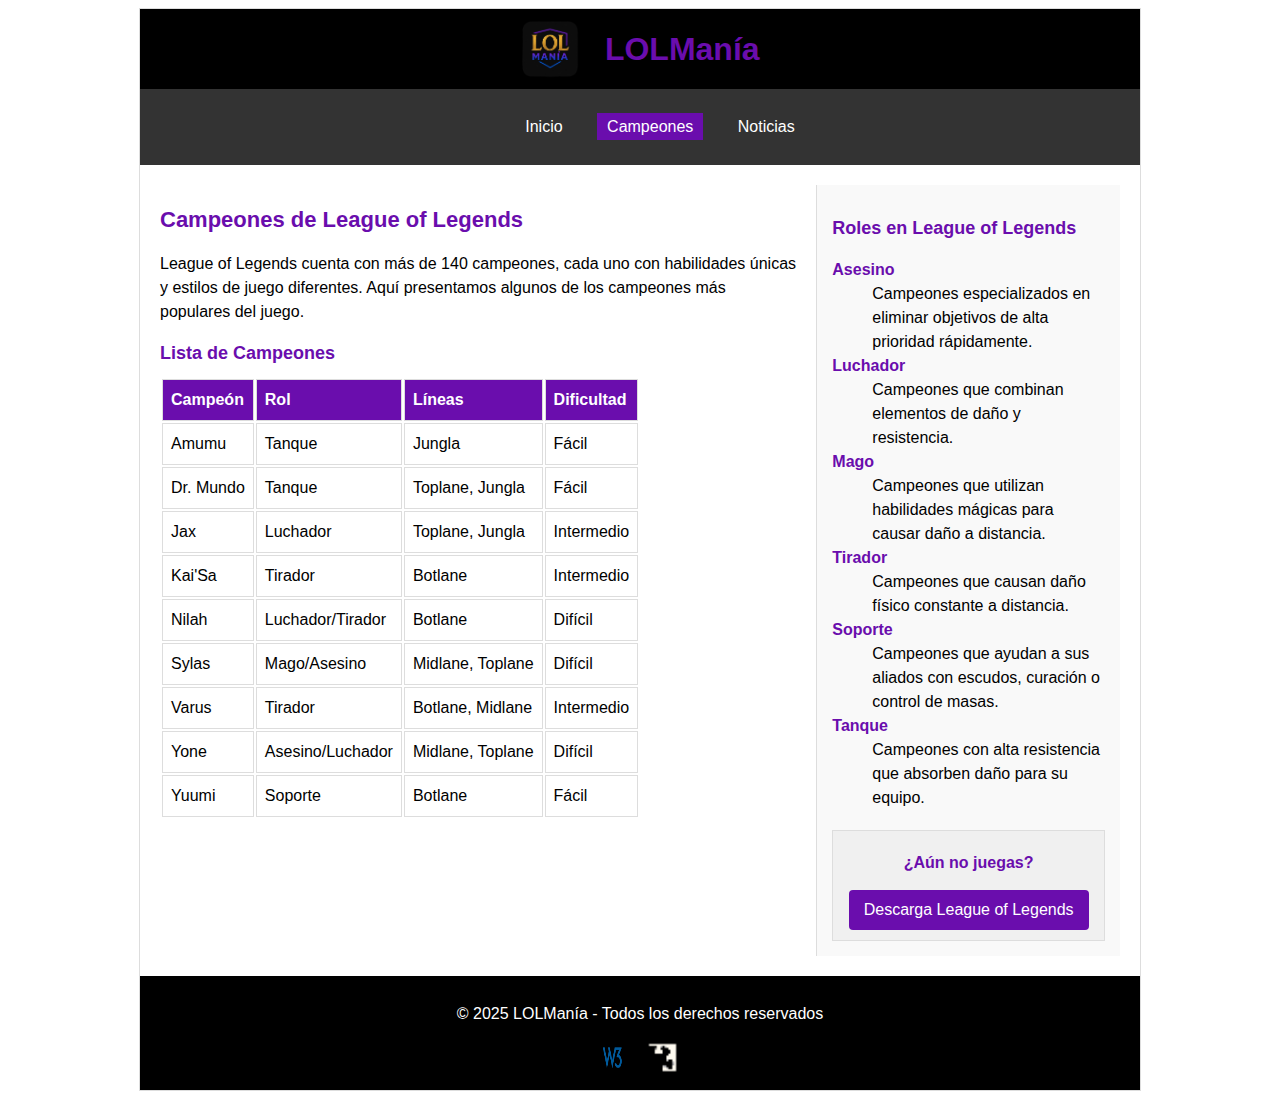
<file: campeones.html>
﻿<!DOCTYPE html>
<html lang="es">
<head>
    <title>LOLManía - Campeones</title>
    <link rel="stylesheet" href="estilo.css">
</head>
<body>
    <div class="contenedor">
        <header>
            <div class="logo">
                <a href="index.html">
                    <img src="media/logo.png" alt="LOLManía Logo">
                </a>
            </div>
            <h1>LOLManía</h1>
        </header>
        
        <nav>
            <ul>
                <li><a href="index.html">Inicio</a></li>
                <li><a href="campeones.html" class="activo">Campeones</a></li>
                <li><a href="noticias.html">Noticias</a></li>
            </ul>
        </nav>
        
        <section>
            <article>
                <h2>Campeones de League of Legends</h2>
                <p>League of Legends cuenta con más de 140 campeones, cada uno con habilidades únicas y estilos de juego diferentes. Aquí presentamos algunos de los campeones más populares del juego.</p>
                
                <h3>Lista de Campeones</h3>
                <table>
                    <thead>
                        <tr>
                            <th>Campeón</th>
                            <th>Rol</th>
                            <th>Líneas</th>
                            <th>Dificultad</th>
                        </tr>
                    </thead>
                    <tbody>
                        <tr>
                            <td>Amumu</td>
                            <td>Tanque</td>
                            <td>Jungla</td>
                            <td>Fácil</td>
                        </tr>
                        <tr>
                            <td>Dr. Mundo</td>
                            <td>Tanque</td>
                            <td>Toplane, Jungla</td>
                            <td>Fácil</td>
                        </tr>
                        <tr>
                            <td>Jax</td>
                            <td>Luchador</td>
                            <td>Toplane, Jungla</td>
                            <td>Intermedio</td>
                        </tr>
                        <tr>
                            <td>Kai'Sa</td>
                            <td>Tirador</td>
                            <td>Botlane</td>
                            <td>Intermedio</td>
                        </tr>
                        <tr>
                            <td>Nilah</td>
                            <td>Luchador/Tirador</td>
                            <td>Botlane</td>
                            <td>Difícil</td>
                        </tr>
                        <tr>
                            <td>Sylas</td>
                            <td>Mago/Asesino</td>
                            <td>Midlane, Toplane</td>
                            <td>Difícil</td>
                        </tr>
                        <tr>
                            <td>Varus</td>
                            <td>Tirador</td>
                            <td>Botlane, Midlane</td>
                            <td>Intermedio</td>
                        </tr>
                        <tr>
                            <td>Yone</td>
                            <td>Asesino/Luchador</td>
                            <td>Midlane, Toplane</td>
                            <td>Difícil</td>
                        </tr>
                        <tr>
                            <td>Yuumi</td>
                            <td>Soporte</td>
                            <td>Botlane</td>
                            <td>Fácil</td>
                        </tr>
                    </tbody>
                </table>
            </article>
            
            <aside>
                <h3>Roles en League of Legends</h3>
                <dl>
                    <dt>Asesino</dt>
                    <dd>Campeones especializados en eliminar objetivos de alta prioridad rápidamente.</dd>
                    
                    <dt>Luchador</dt>
                    <dd>Campeones que combinan elementos de daño y resistencia.</dd>
                    
                    <dt>Mago</dt>
                    <dd>Campeones que utilizan habilidades mágicas para causar daño a distancia.</dd>
                    
                    <dt>Tirador</dt>
                    <dd>Campeones que causan daño físico constante a distancia.</dd>
                    
                    <dt>Soporte</dt>
                    <dd>Campeones que ayudan a sus aliados con escudos, curación o control de masas.</dd>
                    
                    <dt>Tanque</dt>
                    <dd>Campeones con alta resistencia que absorben daño para su equipo.</dd>
                </dl>
                <div class="descarga">
                    <h4>¿Aún no juegas?</h4>
                    <a href="https://www.leagueoflegends.com/es-es/download/" target="_blank">Descarga League of Legends</a>
                </div>
            </aside>
        </section>
        
        <footer>
            <p>&copy; 2025 LOLManía - Todos los derechos reservados</p>
            <div class="validadores">
                <a href="https://validator.w3.org"><img src="media/html_validator.png" alt="html_validator" height="31" width="31"></a>
                <a href="https://jigsaw.w3.org/css-validator"><img src="media/css_validator.png" alt="css_validator" height="31" width="31"></a>
            </div>
        </footer>
    </div>
</body>
</html>
</file>
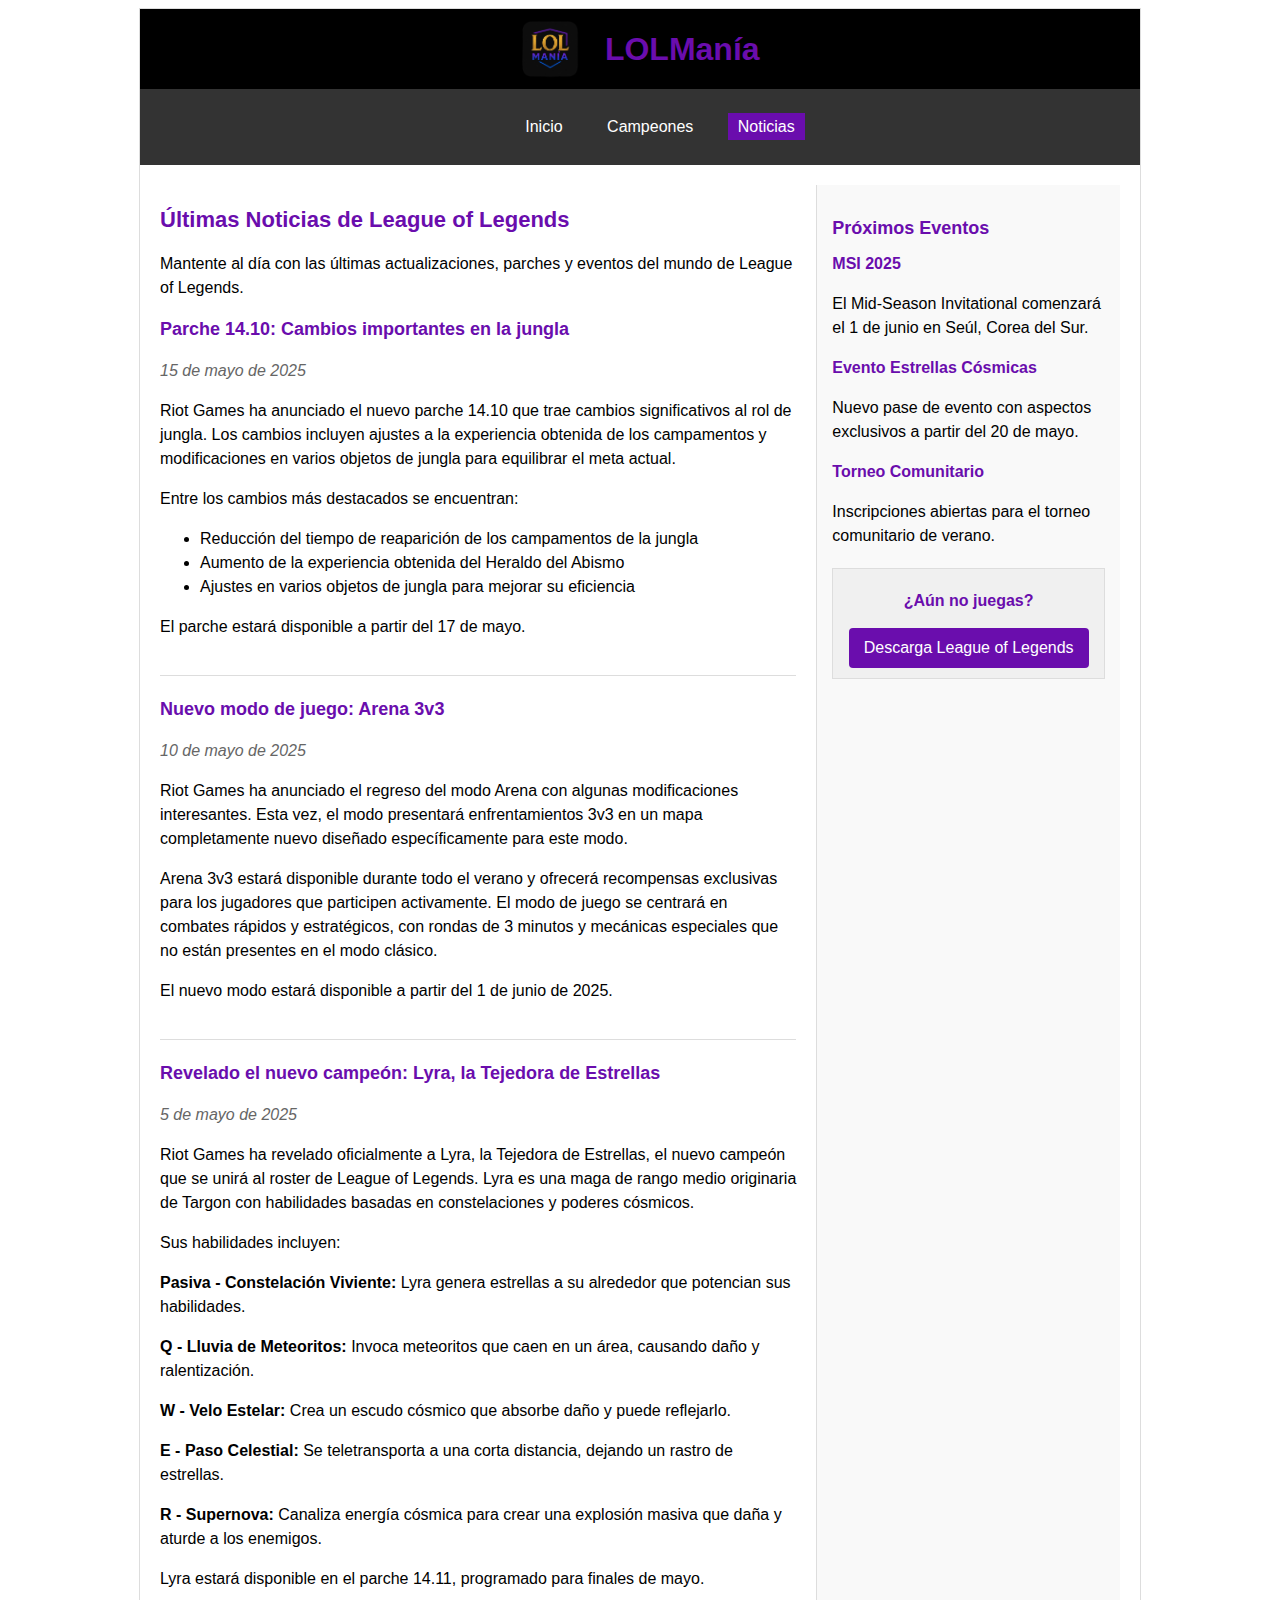
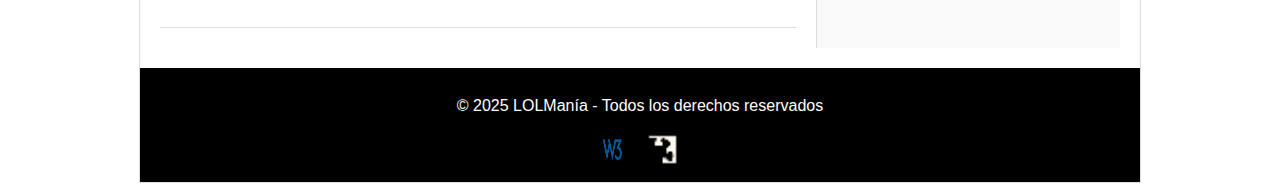
<file: noticias.html>
﻿<!DOCTYPE html>
<html lang="es">
<head>
    <title>LOLManía - Noticias</title>
    <link rel="stylesheet" href="estilo.css">
</head>
<body>
    <div class="contenedor">
        <header>
            <div class="logo">
                <a href="index.html">
                    <img src="media/logo.png" alt="LOLManía Logo">
                </a>
            </div>
            <h1>LOLManía</h1>
        </header>
        
        <nav>
            <ul>
                <li><a href="index.html">Inicio</a></li>
                <li><a href="campeones.html">Campeones</a></li>
                <li><a href="noticias.html" class="activo">Noticias</a></li>
            </ul>
        </nav>
        
        <section>
            <article>
                <h2>Últimas Noticias de League of Legends</h2>
                <p>Mantente al día con las últimas actualizaciones, parches y eventos del mundo de League of Legends.</p>
                
                <div class="noticia">
                    <h3>Parche 14.10: Cambios importantes en la jungla</h3>
                    <p class="fecha">15 de mayo de 2025</p>
                    <p>Riot Games ha anunciado el nuevo parche 14.10 que trae cambios significativos al rol de jungla. Los cambios incluyen ajustes a la experiencia obtenida de los campamentos y modificaciones en varios objetos de jungla para equilibrar el meta actual.</p>
                    <p>Entre los cambios más destacados se encuentran:</p>
                    <ul>
                        <li>Reducción del tiempo de reaparición de los campamentos de la jungla</li>
                        <li>Aumento de la experiencia obtenida del Heraldo del Abismo</li>
                        <li>Ajustes en varios objetos de jungla para mejorar su eficiencia</li>
                    </ul>
                    <p>El parche estará disponible a partir del 17 de mayo.</p>
                </div>
                
                <div class="noticia">
                    <h3>Nuevo modo de juego: Arena 3v3</h3>
                    <p class="fecha">10 de mayo de 2025</p>
                    <p>Riot Games ha anunciado el regreso del modo Arena con algunas modificaciones interesantes. Esta vez, el modo presentará enfrentamientos 3v3 en un mapa completamente nuevo diseñado específicamente para este modo.</p>
                    <p>Arena 3v3 estará disponible durante todo el verano y ofrecerá recompensas exclusivas para los jugadores que participen activamente. El modo de juego se centrará en combates rápidos y estratégicos, con rondas de 3 minutos y mecánicas especiales que no están presentes en el modo clásico.</p>
                    <p>El nuevo modo estará disponible a partir del 1 de junio de 2025.</p>
                </div>
                
                <div class="noticia">
                    <h3>Revelado el nuevo campeón: Lyra, la Tejedora de Estrellas</h3>
                    <p class="fecha">5 de mayo de 2025</p>
                    <p>Riot Games ha revelado oficialmente a Lyra, la Tejedora de Estrellas, el nuevo campeón que se unirá al roster de League of Legends. Lyra es una maga de rango medio originaria de Targon con habilidades basadas en constelaciones y poderes cósmicos.</p>
                    <p>Sus habilidades incluyen:</p>
                        <p><strong>Pasiva - Constelación Viviente:</strong> Lyra genera estrellas a su alrededor que potencian sus habilidades.</p>
                        <p><strong>Q - Lluvia de Meteoritos:</strong> Invoca meteoritos que caen en un área, causando daño y ralentización.</p>
                        <p><strong>W - Velo Estelar:</strong> Crea un escudo cósmico que absorbe daño y puede reflejarlo.</p>
                        <p><strong>E - Paso Celestial:</strong> Se teletransporta a una corta distancia, dejando un rastro de estrellas.</p>
                        <p><strong>R - Supernova:</strong> Canaliza energía cósmica para crear una explosión masiva que daña y aturde a los enemigos.</p>
                    <p>Lyra estará disponible en el parche 14.11, programado para finales de mayo.</p>
                </div>
            </article>
            
            <aside>
                <h3>Próximos Eventos</h3>
                        <h4>MSI 2025</h4>
                        <p>El Mid-Season Invitational comenzará el 1 de junio en Seúl, Corea del Sur.</p>
                  
                        <h4>Evento Estrellas Cósmicas</h4>
                        <p>Nuevo pase de evento con aspectos exclusivos a partir del 20 de mayo.</p>
                    
                        <h4>Torneo Comunitario</h4>
                        <p>Inscripciones abiertas para el torneo comunitario de verano.</p>
                
                <div class="descarga">
                    <h4>¿Aún no juegas?</h4>
                    <a href="https://www.leagueoflegends.com/es-es/download/" target="_blank">Descarga League of Legends</a>
                </div>
            </aside>
        </section>
        
        <footer>
            <p>&copy; 2025 LOLManía - Todos los derechos reservados</p>
            <div class="validadores">
                <a href="https://validator.w3.org"><img src="media/html_validator.png" alt="html_validator" height="31" width="31"></a>
                <a href="https://jigsaw.w3.org/css-validator"><img src="media/css_validator.png" alt="css_validator" height="31" width="31"></a>
            </div>
        </footer>
    </div>
</body>
</html>
</file>
<file: estilo.css>
html {
    margin: 0;
    padding: 0;
    box-sizing: border-box;
}

body {
    font-family: Arial, Calibri;
    line-height: 1.5;
}

.contenedor {
    width: 90%;
    max-width: 1000px;
    margin: 0 auto;
    background-color: white;
    border: 1px solid #ddd;
}

header {
    background-color: #000;
    color: white;
    padding: 10px;
    overflow: hidden;
    text-align: center;
}

.logo {
    display: inline-block;
    margin-right: 20px;
}

.logo img {
    height: 60px;
    vertical-align: middle;
}

header h1 {
    display: inline-block;
    vertical-align: middle;
    color: #6a0dad;
    margin: 0;
}

nav {
    background-color: #333;
    padding: 10px;
    text-align: center;
}

nav ul li {
    display: inline;
    margin: 0 10px;
}

nav ul li a {
    color: white;
    text-decoration: none;
    padding: 5px 10px;
}

nav ul li a.activo {
    background-color: #6a0dad;
}

section {
    display: flex;
    padding: 20px;
}

article {
    flex: 70%;
    padding-right: 20px;
}

h2 {
    color: #6a0dad;
    font-size: 22px;
    margin-bottom: 15px;
}

h3 {
    color: #6a0dad;
    font-size: 18px;
    margin: 15px 0 10px 0;
}

h4 {
    color: #6a0dad;
    font-size: 16px;
    margin: 10px 0;
}

aside {
    flex: 30%;
    background-color: #f9f9f9;
    padding: 15px;
    border-left: 1px solid #ddd;
}

.video-container {
    margin: 20px 0;
}

.video-container iframe {
    border: none;
    display: block;
    margin: 0 auto;
    max-width: 100%;
}

th, td {
    border: 1px solid #ddd;
    padding: 8px;
    text-align: left;
}

th {
    background-color: #6a0dad;
    color: white;
}

dt {
    font-weight: bold;
    color: #6a0dad;
}

.noticia {
    margin-bottom: 20px;
    padding-bottom: 20px;
    border-bottom: 1px solid #ddd;
}

.fecha {
    color: #666;
    font-style: italic;
    margin-bottom: 10px;
}

.descarga {
    margin-top: 20px;
    padding: 10px;
    background-color: #f0f0f0;
    border: 1px solid #ddd;
    text-align: center;
}

.descarga a {
    display: inline-block;
    margin-top: 5px;
    padding: 8px 15px;
    background-color: #6a0dad;
    color: white;
    text-decoration: none;
    border-radius: 4px;
}

footer {
    background-color: #000;
    color: white;
    padding: 10px;
    text-align: center;
}

.validadores {
    margin-top: 10px;
}

.validadores a {
    margin: 0 5px;
}
</file>
